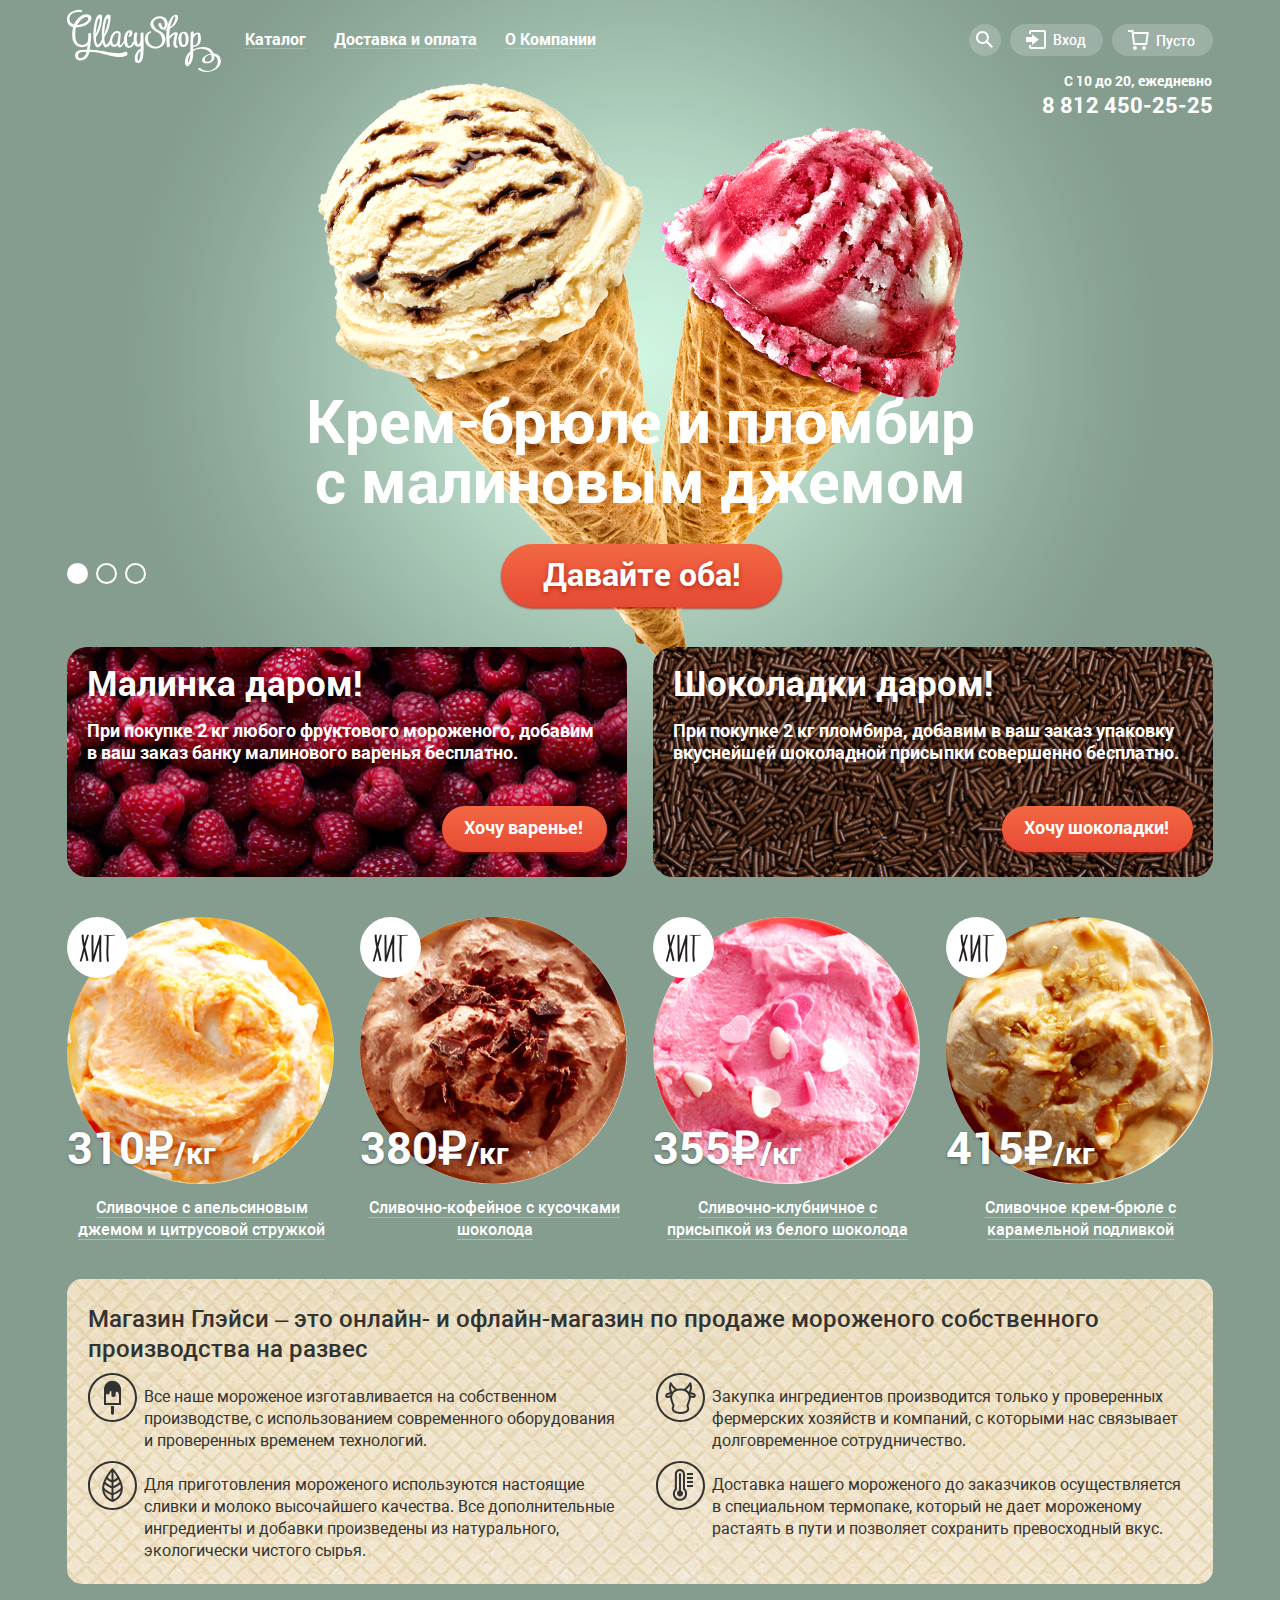
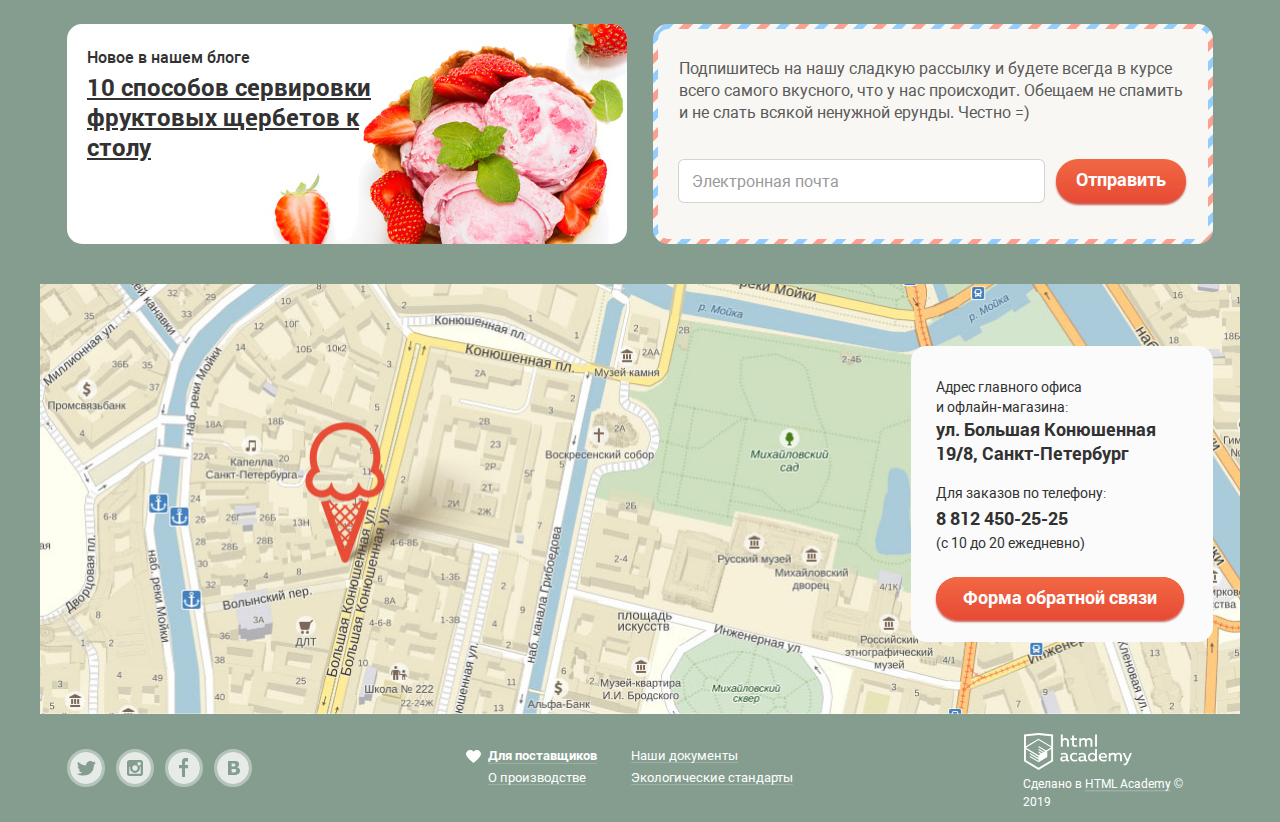
<file: index.html>
<!DOCTYPE html>
<html lang="ru">
  <head>
    <meta charset="utf-8">
    <title>HTML Academy: Глейси</title>
    <meta name="keywords" content="Глэйси,Мороженное,Пломбир,Крем-рюле,Магазин">
    <meta name="description" content="Если вас терзает неутолимая жажда отведать вкуснейшего мороженного, то добро пожаловать!">
    <link href="css/normalize.css" rel="stylesheet">
    <link href="css/style_min.css" rel="stylesheet">
  </head>
  <body class="green-background">    
    <header class="page-header centring-container">
      <nav class="page-header-navigation">
        <a class="header-logo-link"><img class="logo-image" src="img/shared/logo.svg" alt="Glaccy Shop Logo" width="154" height="64"></a>
        <ul class="navigation-menu">
          <li class="catalog-categories-container">
            <a class="menu-link catalog-caller" href="catalog.html">Каталог</a>            
            <ul class="catalog-categories">
              <li class="catalog-categories-item"><a class="new-goods categories-link" href="#">Новинки</a></li>
              <li class="catalog-categories-item"><a class="categories-link" href="catalog.html">Сливочное</a></li>
              <li class="catalog-categories-item"><a class="categories-link" href="#">Щербеты</a></li>
              <li class="catalog-categories-item"><a class="categories-link" href="#">Фруктовый лед</a></li>
              <li class="catalog-categories-item"><a class="categories-link" href="#">Мелорин</a></li>
            </ul>
          </li>
          <li><a class="menu-link" href="#">Доставка и оплата</a></li>
          <li><a class="menu-link" href="#">О Компании</a></li>
        </ul>
      </nav>
      
      <div class="header-right-column">
        <section class="search-section">
          <h2 class="visually-hidden">Поиск по сайту</h2>

          <a class="header-button search-button" href="#" aria-label="Поиск">
            <svg version="1.1" xmlns="http://www.w3.org/2000/svg" xmlns:xlink="http://www.w3.org/1999/xlink" x="0px" y="0px" width="17px"
              height="17px" viewBox="0 0 17 17" enable-background="new 0 0 17 17" xml:space="preserve">
              <g id="Search_svg_Layer_1">
                <image overflow="visible" width="17" height="17">
                </image>
              </g>
              <g id="Layer_2">
                <path fill="#FFFFFF" d="M16.958,15.527L11.75,10.32C12.533,9.247,13,7.93,13,6.5C13,2.91,10.09,0,6.5,0S0,2.91,0,6.5
                  S2.91,13,6.5,13c1.438,0,2.763-0.473,3.839-1.263l5.205,5.204L16.958,15.527z M6.5,11C4.019,11,2,8.981,2,6.5S4.019,2,6.5,2
                  S11,4.019,11,6.5S8.981,11,6.5,11z"/>
              </g>
            </svg>
          </a>
          <form class="search" method="get" action="https://echo.htmlacademy.ru/">        
            <label class="visually-hidden" for="search-field">Строка поиска</label>
            <input class="search-field" type="search" name="search" id="search-field" placeholder="Что ищем?">
            <button class="visually-hidden" type="submit" aria-label="Найти"></button>
          </form>
        </section>

        <ul class="page-header-authentication">
          <li>
            <a class="header-button authentication-button" href="#">
              <svg version="1.1" id="Login_svg_Layer_1" xmlns="http://www.w3.org/2000/svg" xmlns:xlink="http://www.w3.org/1999/xlink" x="0px" y="0px"
                width="21px" height="19px" viewBox="0 0 21 19" enable-background="new 0 0 21 19" xml:space="preserve">
                <image overflow="visible" width="21" height="19">
                </image>
                <g>
                  <polygon fill="#FFFFFF" points="6,14.875 12.917,9.5 6,4.125 6,7.042 -0.042,7.042 -0.042,11.959 6,11.959 	"/>
                  <path fill="#FFFFFF" d="M18,0H5C3.9,0,3,0.9,3,2v2h2V2h13v15H5v-2H3v2c0,1.1,0.9,2,2,2h13c1.1,0,2-0.9,2-2V2C20,0.9,19.1,0,18,0z"
                    />
                </g>
              </svg>             
              Вход              
            </a>
            <form class="authentication" method="post" action="https://echo.htmlacademy.ru/">
              <label class="visually-hidden" for="authentication-email-field" aria-label="Электронная почта"></label>
              <input class="authentication-field" type="email" id="authentication-email-field" name="email" placeholder="Электронная почта">

              <label class="visually-hidden" for="password-field" aria-label="Пароль"></label>
              <input class="authentication-field" type="password" id="password-field" name="password" placeholder="Пароль">
              <div class="authentication-bottom">
                <div class="authentication-bottom-right-column">
                  <a class="authentication-link" href="#">Забыли пароль?</a>
                  <a class="authentication-link" href="#">Новая регистрация</a>
                </div>

                <button class="button authentication-submit" type="submit">Войти</button>
              </div>
            </form>
          </li>
        </ul>
        
        <ul class="cart-operations">
          <li><a class="header-button cart-button" href="#" aria-label="Корзина покупок">Пусто</a></li>
        </ul>

        <p class="phone-to-call">
          С 10 до 20, ежедневно<span class="number">8 812 450-25-25</span>
        </p>
      </div>
    </header>
        
    <main>
      <div class="centring-container">
        <section class="promos">
          <h2 class="visually-hidden">Лучшие предложения</h2>
          
          <ul class="promos-slider-control">
            <li><button class="selected-slide slider-button" type="button" aria-label="Первый слайд"></button></li>
            <li><button class="slider-button" type="button" aria-label="Второй слайд"></button></li>
            <li><button class="slider-button" type="button" aria-label="Третий слайд"></button></li>
          </ul>

          <ul class="promos-list">
            <li class="promos-list-item green-background">
              <h3>Крем-брюле и пломбир с малиновым джемом</h3>
              <img class="promo-image" src="img/index/index_slider_1_ice-cream.png" alt="Крем-брюле и пломбир" width="1045" height="881">

              <a class="button promo-purchase-link" href="#">Давайте оба!</a>
            </li>
            <li class="promos-list-item hidden-slide blue-background">
              <h3>Шоколадный пломбир и лимонный сорбет</h3>
              <img class="promo-image" src="img/index/index_slider_2_ice-cream.png" alt="Шоколадный пломбир и лимонный сорбет" width="1065" height="859">

              <a class="button promo-purchase-link" href="#">Давайте оба!</a>
            </li>
            <li class="promos-list-item hidden-slide brown-background">
              <h3>Пломбир с помадкой и клубничный щербет</h3>
              <img class="promo-image" src="img/index/index_slider_3_ice-cream.png" alt="Пломбир с помадкой и клубничный щербет" width="1079" height="854">

              <a class="button promo-purchase-link" href="#">Давайте оба!</a>
            </li>
          </ul>
        </section>

        <section class="features">
          <h2 class="visually-hidden">Наши акции</h2>
          
          <article class="feature-item raspbery-promo">
            <div class="feature-description-section">
              <h3 class="title">Малинка даром!</h3>          
              <p class="feature-description">
                При покупке 2 кг любого фруктового мороженого, добавим в ваш заказ банку малинового варенья бесплатно.
              </p>
            </div>

            <a class="button feature-link" href="#">Хочу варенье!</a>
          </article>

          <article class="feature-item chocolate-promo">
            <h3 class="title">Шоколадки даром!</h3>          
            <p class="feature-description">
              При покупке 2 кг пломбира, добавим в ваш заказ упаковку вкуснейшей шоколадной присыпки совершенно бесплатно.
            </p>
            <a class="button feature-link" href="#">Хочу шоколадки!</a>
          </article>
        </section>

        <section class="popular-goods">
          <h2 class="visually-hidden">Популярное мороженное</h2>

          <ul class="goods-list">
            <li>
              <article class="goods-item popular-item">
                <h3 class="goods-title"><a href="#">Сливочное с апельсиновым джемом и цитрусовой стружкой</a></h3>
                <div class="good-container">
                  <div class="good-image-wrapper">
                    <img class="good-image" src="img/ice_cream_types/orange.jpg" alt="Сливочное мороженое с апельсиновым джемом и цитрусовой стружкой" width="267" height="267">
                    <p class="price">310₽<span class="weight-metric">/кг</span></p>
                  </div>
                </div>

                <a class="button good-overview-link" href="#">Быстрый просмотр</a>
              </article>            
            </li>
            <li>
              <article class="goods-item popular-item">
                <h3 class="goods-title"><a href="#">Сливочно-кофейное с кусочками шоколода</a></h3>
                <div class="good-container">
                  <div class="good-image-wrapper">
                    <img class="good-image" src="img/ice_cream_types/chocolate.jpg" alt="Сливочно-кофейное мороженое с кусочками шоколода" width="267" height="267">
                  </div>
                  <p class="price">380₽<span class="weight-metric">/кг</span></p>
                </div>

                <a class="button good-overview-link" href="#">Быстрый просмотр</a>
              </article>
            </li>
            <li>
              <article class="goods-item popular-item">
                <h3 class="goods-title"><a href="#">Сливочно-клубничное с присыпкой из белого шоколода</a></h3>
                <div class="good-container">
                  <div class="good-image-wrapper">
                    <img class="good-image" src="img/ice_cream_types/strawberry.jpg" alt="Сливочно-клубничное мороженое с присыпкой из белого шоколода" width="267" height="267">
                    <p class="price">355₽<span class="weight-metric">/кг</span></p>
                  </div>
                </div>

                <a class="button good-overview-link" href="#">Быстрый просмотр</a>
              </article>
            </li>
            <li>
              <article class="goods-item popular-item">
                <h3 class="goods-title"><a href="#">Сливочное крем-брюле с карамельной подливкой</a></h3>
                <div class="good-container">
                  <div class="good-image-wrapper">
                    <img class="good-image" src="img/ice_cream_types/caramel.jpg" alt="Сливочное крем-брюле мороженое с карамельной подливкой" width="267" height="267">
                    <p class="price">415₽<span class="weight-metric">/кг</span></p>
                  </div>
                </div>

                <a class="button good-overview-link" href="#">Быстрый просмотр</a>
              </article>
            </li>
          </ul>
        </section>

        <section class="shop-info">
          <h2 class="visually-hidden">О магазине</h2>

          <p class="main-info">Магазин Глэйси &ndash; это онлайн- и офлайн-магазин по продаже мороженого собственного производства на развес</p>
          <ul class="shop-features">
            <li class="feature ice-cream-feature">
              Все наше мороженое изготавливается на собственном производстве, с использованием современного оборудования и проверенных временем технологий.
            </li>
            <li class="feature ingridients-feature">
              Закупка ингредиентов  производится только у проверенных фермерских хозяйств и компаний, с которыми нас связывает долговременное сотрудничество.              
            </li>
            <li class="feature milk-feature">
              Для приготовления мороженого используются настоящие сливки и молоко высочайшего качества. Все дополнительные ингредиенты и добавки произведены из натурального, экологически чистого сырья.
            </li>
            <li class="feature temperature-feature">
              Доставка нашего мороженого до заказчиков осуществляется в&nbsp;специальном термопаке, который не дает мороженому растаять в пути и позволяет сохранить превосходный вкус.
            </li>
          </ul>
        </section>
        
        <div class="index-columns">
          <article class="ice-cream-blog">
            <h2 class="title">Новое в нашем блоге</h2>
            
            <div class="article-link-wrapper"><a class="article-link" href="#">10 способов сервировки фруктовых щербетов к столу</a></div>
          </article>

          <section class="subscription">
            <h2 class="visually-hidden">Подписка на рассылку</h2>

            <div class="subscription-content">
              <p class="subscription-description">
                Подпишитесь на нашу сладкую рассылку и будете всегда в курсе всего самого вкусного, что у нас происходит. Обещаем не спамить и&nbsp;не слать всякой ненужной ерунды. Честно =)
              </p>
              
              <form class="subscription-form" method="post" action="https://echo.htmlacademy.ru">
                <label class="visually-hidden" for="subscription-email-field" aria-label="Электронная почта"></label>
                <input class="subscription-email-field" type="email" id="subscription-email-field" name="email" placeholder="Электронная почта">
                <div class="subscribe-link-wrapper">
                  <button class="button subscription-form-button" type="submit">Отправить</button>
                </div>
              </form>
            </div>
          </section>
        </div>
      </div>

      <section class="location">
        <h2 class="visually-hidden">Наш адрес</h2>
        
        <iframe class="map-iframe" src="https://yandex.ru/map-widget/v1/-/CCaMNRYs" width="1200" height="430"></iframe>
        <img class="map-placelder" src="img/index/map_full.jpg" alt="ул. Большая Конюшенная 19/8, Санкт-Петербург" width="1200" height="430">
        
        <div class="location-right-container">
          <p class="address">
            Адрес главного офиса и&nbsp;офлайн&#8209;магазина: <span class="address-line">ул.&nbsp;Большая&nbsp;Конюшенная 19/8, Санкт-Петербург</span>
          </p>

          <p class="phone">
            Для заказов по телефону:<span class="phone-line"><a href="tel:+78124502525">8 812 450-25-25</a></span>(с 10 до 20 ежедневно)
          </p>
          <div class="contact-us-link-wrapper">
            <a class="button contact-us-link" href="contact-us.html">Форма обратной связи</a>
          </div>
        </div>
      </section>
    </main>    
    
    <footer class="page-footer centring-container">
      <ul class="social-networks">
        <li><a class="social-button twitter" href="#" aria-label="Глэйси в Twitter"></a></li>
        <li><a class="social-button instagram" href="#" aria-label="Глэйси в Instagram"></a></li>
        <li><a class="social-button facebook" href="#" aria-label="Глэйси в Facebook"></a></li>
        <li><a class="social-button vk" href="#" aria-label="Глэйси в VK"></a></li>
      </ul>

      <ul class="additional-info">
        <li class="info-link-item info-link-container">
          <a class="partners info-link" href="#">
            <svg version="1.1" id="Layer_1" xmlns="http://www.w3.org/2000/svg" xmlns:xlink="http://www.w3.org/1999/xlink" x="0px" y="0px"
              width="15px" height="13px" viewBox="0 0 15 13" enable-background="new 0 0 15 13" xml:space="preserve" class="parters-svg-icon">
              <path fill="#FFFFFF" d="M10.799,0c-1.35,0-2.551,0.65-3.3,1.661C6.75,0.65,5.549,0,4.199,0C1.875,0,0,1.806,0,4.044
                C0,7.223,7.499,13,7.499,13s7.499-5.777,7.499-8.956C14.998,1.806,13.123,0,10.799,0z"/>
          </svg>           
            Для поставщиков            
          </a>
        </li>        
        <li class="info-link-item"><a class="info-link" href="#">Наши документы</a></li>
        <li class="info-link-item"><a class="info-link" href="#">О производстве</a></li>
        <li class="info-link-item"><a class="info-link" href="#">Экологические стандарты</a></li>
      </ul>      
      
      <div class="copyright-container">
        <a class="htmlacademy-copyright" href="https://up.htmlacademy.ru/htmlcss/24">
          <img class="copyright-image" src="img/shared/logo-htmlacademy.svg" alt="Ссылка на HTML Academy" width="108" height="39"><span class="visually-hidden">HTML Academy</span>            
        </a>
        <p class="copyright-description">Сделано в <a class="copyright-link" href="https://up.htmlacademy.ru/htmlcss/24">HTML Academy</a> © 2019</p>
      </div>
    </footer>

    <div class="popup-main-background-changer"></div>
    <section class="modal contact-us">
      <h2 class="visually-hidden">Форма обратной связи</h2>

      <p class="declaration">Мы обязательно вам ответим!</p>
      <form class="contact-us-form" method="post" action="https://echo.htmlacademy.ru">
        <label class="visually-hidden" for="name-field" aria-label="Имя"></label>
        <input class="contact-us-field name-field" 
              type="text" 
              id="name-field" 
              name="customer-name"
              placeholder="Как вас зовут?">

        <label class="visually-hidden" for="contact-us-email-field" aria-label="Email"></label>
        <input class="contact-us-field email-field" 
              type="email" 
              id="contact-us-email-field" 
              name="email" 
              pattern="^([a-zA-Z0-9_\-\.]+)@([a-zA-Z0-9_\-\.]+)\.([a-zA-Z]{2,5})$"
              placeholder="Ваша почта для ответа?">        

        <label class="visually-hidden" for="form-message" aria-label="Текст обращения"></label>
        <textarea class="form-message-field contact-us-field" id="form-message" name="message" placeholder="Напишите что-нибудь..."></textarea>

        <button class="button contact-us-button" type="submit">Отправить</button>
      </form>

      <button class="modal-button close-button" type="button" aria-label="Закрыть окно обратной связи"></button>
    </section>

    <script src="js/script_min.js"></script>
  </body>
</html>
</file>
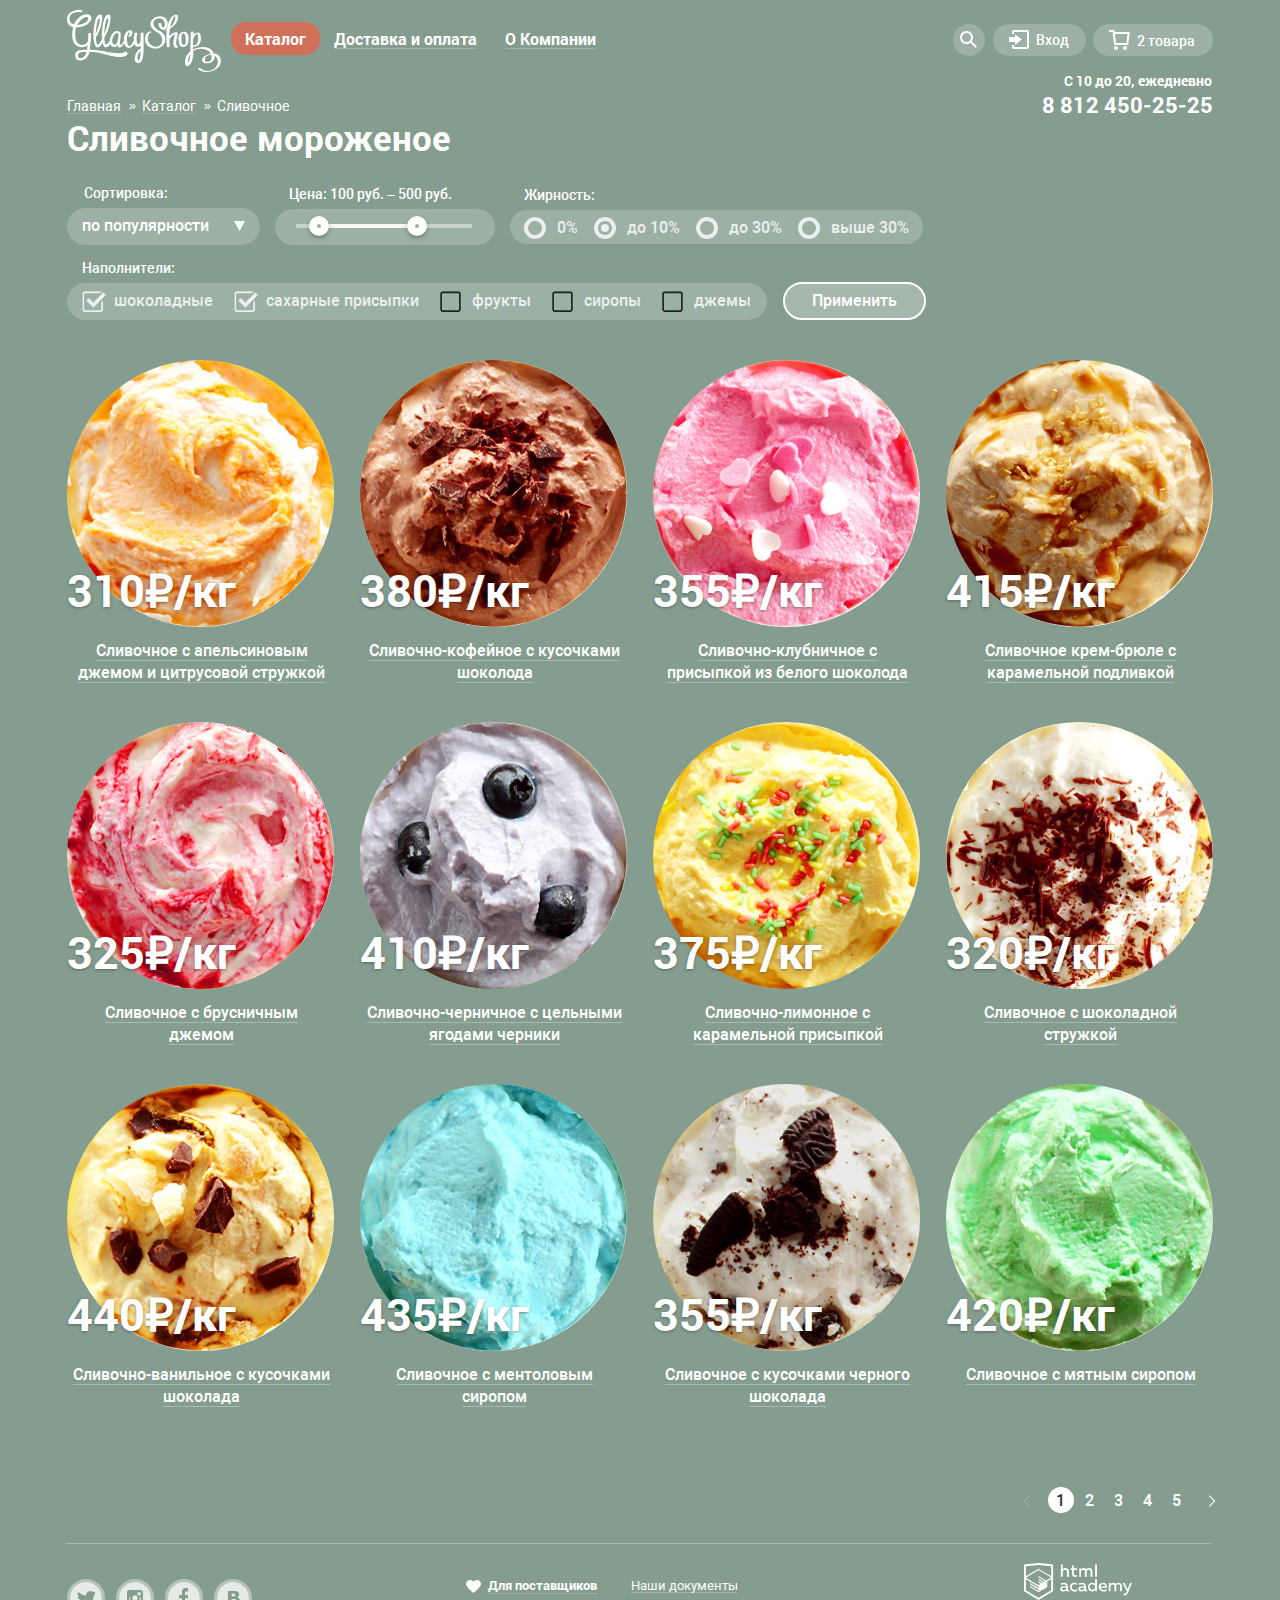
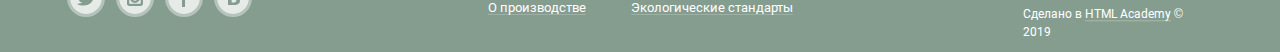
<file: catalog.html>
<!DOCTYPE html>
<html lang="ru">
  <head>
    <meta charset="utf-8">
    <title>HTML Academy: Глейси</title>
    <meta name="keywords" content="Глэйси,Мороженное,Пломбир,Крем-рюле,Магазин">
    <meta name="description" content="Если вас терзает неутолимая жажда отведать вкуснейшего мороженного, то добро пожаловать!">
    <link href="css/normalize.css" rel="stylesheet">
    <link href="css/style_min.css" rel="stylesheet">
  </head>
  <body class="catalog-page green-background">    
    <header class="page-header centring-container">
      <nav class="page-header-navigation">
        <a class="header-logo-link" href="index.html"><img class="logo-image" src="img/shared/logo.svg" alt="Glaccy Shop Logo" width="154" height="64"></a>
        <ul class="navigation-menu">
            <li class="catalog-categories-container">
            <a class="menu-link selected catalog-caller" href="catalog.html">Каталог</a>
            <ul class="catalog-categories">
              <li><a class="new-goods categories-link" href="#">Новинки</a></li>
              <li><a class="categories-link selected">Сливочное</a></li>
              <li><a class="categories-link" href="#">Щербеты</a></li>
              <li><a class="categories-link" href="#">Фруктовый лед</a></li>
              <li><a class="categories-link" href="#">Мелорин</a></li>
            </ul>
          </li>
          <li><a class="menu-link" href="#">Доставка и оплата</a></li>
          <li><a class="menu-link" href="#">О Компании</a></li>
        </ul>
      </nav>
      
      <div class="header-right-column">
        <section class="search-section">
          <h2 class="visually-hidden">Поиск по сайту</h2>

          <a class="header-button search-button" href="#" aria-label="Поиск">
            <svg version="1.1" xmlns="http://www.w3.org/2000/svg" xmlns:xlink="http://www.w3.org/1999/xlink" x="0px" y="0px" width="17px"
              height="17px" viewBox="0 0 17 17" enable-background="new 0 0 17 17" xml:space="preserve">
              <g id="Search_svg_Layer_1">
                <image overflow="visible" width="17" height="17">
                </image>
              </g>
              <g id="Layer_2">
                <path fill="#FFFFFF" d="M16.958,15.527L11.75,10.32C12.533,9.247,13,7.93,13,6.5C13,2.91,10.09,0,6.5,0S0,2.91,0,6.5
                  S2.91,13,6.5,13c1.438,0,2.763-0.473,3.839-1.263l5.205,5.204L16.958,15.527z M6.5,11C4.019,11,2,8.981,2,6.5S4.019,2,6.5,2
                  S11,4.019,11,6.5S8.981,11,6.5,11z"/>
              </g>
            </svg>
          </a>
          <form class="search" method="get" action="https://echo.htmlacademy.ru/">        
            <label class="visually-hidden" for="search-field">Строка поиска</label>
            <input class="search-field" type="search" name="search" id="search-field" placeholder="Что ищем?">
            <button class="visually-hidden" type="submit" aria-label="Найти"></button>
          </form>
        </section>

        <ul class="page-header-authentication">
          <li>
            <a class="header-button authentication-button" href="#">
              <svg version="1.1" id="Login_svg_Layer_1" xmlns="http://www.w3.org/2000/svg" xmlns:xlink="http://www.w3.org/1999/xlink" x="0px" y="0px"
                width="21px" height="19px" viewBox="0 0 21 19" enable-background="new 0 0 21 19" xml:space="preserve">
                <image overflow="visible" width="21" height="19">
                </image>
                <g>
                  <polygon fill="#FFFFFF" points="6,14.875 12.917,9.5 6,4.125 6,7.042 -0.042,7.042 -0.042,11.959 6,11.959 	"/>
                  <path fill="#FFFFFF" d="M18,0H5C3.9,0,3,0.9,3,2v2h2V2h13v15H5v-2H3v2c0,1.1,0.9,2,2,2h13c1.1,0,2-0.9,2-2V2C20,0.9,19.1,0,18,0z"/>
                </g>
              </svg>             
              Вход              
            </a>
            <form class="authentication" method="post" action="https://echo.htmlacademy.ru/">
              <label class="visually-hidden" for="authentication-email-field" aria-label="Электронная почта"></label>
              <input class="authentication-field" type="email" id="authentication-email-field" name="email" placeholder="Электронная почта">
  
              <label class="visually-hidden" for="password-field" aria-label="Пароль"></label>
              <input class="authentication-field" type="password" id="password-field" name="password" placeholder="Пароль">
              <div class="authentication-bottom">
                <div class="authentication-bottom-right-column">
                  <a class="authentication-link" href="#">Забыли пароль?</a>
                  <a class="authentication-link" href="#">Новая регистрация</a>
                </div>
  
                <button class="button authentication-submit" type="submit">Войти</button>
              </div>
            </form>
          </li>
        </ul>
        
        <ul class="cart-operations">
          <li><a class="header-button cart cart-button filled-cart" href="#" aria-label="Корзина покупок">2 товара</a></li>
          <li class="cart-goods">
            <table class="goods-table">
              <tr class="visually-hidden">
                <th>Наименование товара</th>
                <th>Количество товара/Цена</th>
                <th>Итоговая цена позиции</th>
              </tr>
              <tr>
                <td>
                  <a class="delete-cart-position" href="#"><span class="visually-hidden">Удалить позицию</span></a>
                  <img class="cart-good-image" src="img/ice_cream_types/orange.jpg" alt="Пломбир с апельсиновым джемом" width="33" height="33">
                  <p class="description">Пломбир с апельсиновым джемом</p>
                </td>
                <td class="item-price">
                  1,5 кг х <span class="position-price">200 руб.</span>
                </td>
                <td class="item-total-price">
                  300 руб.
                </td>
              </tr>
              <tr>
                <td>
                  <a class="delete-cart-position" href="#"><span class="visually-hidden">Удалить позицию</span></a>
                  <img class="cart-good-image" src="img/ice_cream_types/strawberry.jpg" alt="Клубничный пломбир с присыпкой из белого шоколада" width="33" height="33">
                  <p class="description last-item-description">Клубничный пломбир с присыпкой из белого шоколада</p>
                </td>
                <td class="item-price">
                  1,5 кг х <span class="position-price">300 руб.</span>
                </td>
                <td class="item-total-price">
                  450 руб.
                </td>
              </tr>
              <tr>
                <td class="cart-price" colspan="3">
                  Итого: 750 руб.
                </td>
              </tr>
            </table>
            
            <div class="buy-link-wrapper">
              <a class="button buy-link" href="#">Оформить заказ</a>
            </div>
          </li>
        </ul>

        <p class="phone-to-call">
          С 10 до 20, ежедневно <span class="number">8 812 450-25-25</span>
        </p>
      </div>
    </header>    

    <main class="centring-container">
      <div class="catalog-top-row">
        <h1 class="page-title">Сливочное мороженое</h1>
        
        <ul class="breadcrumbs">
          <li><a class="breadcrumb-link" href="index.html">Главная</a></li>
          <li><a class="breadcrumb-link" href="#">Каталог</a></li>
          <li><a class="breadcrumb-link selected">Сливочное</a></li>
        </ul>
      </div>

      <section class="filters">
        <h2 class="visually-hidden">Фильтры каталога</h2>

        <form class="filters-form" method="get" action="https://echo.htmlacademy.ru">
          <fieldset class="sorting-filters">
            <legend>Сортировка:</legend>

            <div class="filter-background">
              <label class="visually-hidden sorting-filters" for="sorting-filters-field" aria-label="Алгоритм сортировки"></label>
              <select class="sorting-filters-select" id="sorting-filters-field" name="sorting-filters">
                <option value="popularity">по популярности</option>
                <option value="cheap-first">сначала недорогие</option>
                <option value="expensive-first">сначала дорогие</option>
                <option value="fat">по жирности</option>
              </select>
            </div>
          </fieldset>

          <fieldset class="price-filters">
            <legend>Цена: <span>100 руб. – 500 руб.</span></legend>
            
            <div class="filter-background">
              <div class="filter-price-scroll">
                <div class="filter-price-scroll-controls">
                  <div class="scale">
                    <div class="bar"></div>
                  </div>
                  <div class="fitler-set-price-container min-price-container">
                    <div class="toggle min-toggle"></div>                    
                  </div>
                  <div class="fitler-set-price-container max-price-container">
                    <div class="toggle max-toggle"></div>                    
                  </div>
                </div>                    
              </div>
            </div>
          </fieldset>
          
          <fieldset class="fats-filters">
            <legend>Жирность:</legend>

            <div class="filter-background">              
              <input class="visually-hidden fats-field-radio-button" type="radio" name="fats-control" id="fats-control-1" value="0%"><label for="fats-control-1">0%</label>
              <input class="visually-hidden fats-field-radio-button" type="radio" name="fats-control" id="fats-control-2" value="< 10%" checked><label for="fats-control-2">до 10%</label>
              <input class="visually-hidden fats-field-radio-button" type="radio" name="fats-control" id="fats-control-3" value="< 30%"><label for="fats-control-3">до 30%</label>
              <input class="visually-hidden fats-field-radio-button" type="radio" name="fats-control" id="fats-control-4" value="< 30%"><label for="fats-control-4">выше 30%</label>
            </div>
          </fieldset>

          <fieldset class="ingredient-filters">
            <legend>Наполнители:</legend>
            
            <div class="filter-background">
              <input class="visually-hidden ingredient-checkbox" type="checkbox" name="chocolate" id="ingridient-control-1" checked><label for="ingridient-control-1">шоколадные</label>
              <input class="visually-hidden ingredient-checkbox" type="checkbox" id="ingridient-control-2" name="sugar-powder" checked><label for="ingridient-control-2">сахарные присыпки</label>
              <input class="visually-hidden ingredient-checkbox" type="checkbox" id="ingridient-control-3" name="fruits"><label for="ingridient-control-3">фрукты</label>
              <input class="visually-hidden ingredient-checkbox" type="checkbox" id="ingridient-control-4" name="syrups"><label for="ingridient-control-4">сиропы</label>
              <input class="visually-hidden ingredient-checkbox" type="checkbox" id="ingridient-control-5" name="jams"><label for="ingridient-control-5">джемы</label>
            </div>
          </fieldset>

          <button class="filters-button" type="submit">Применить</button>
        </form>
      </section>

      <section class="goods-catalog">
        <h2 class="visually-hidden">Каталог сливочного мороженого</h2>

        <ul class="goods-list">
          <li>
            <article class="goods-item">
              <h3 class="goods-title"><a class="good-purchase-link" href="#">Сливочное с апельсиновым джемом и цитрусовой стружкой</a></h3>
              <div class="good-container">
                <div class="good-image-wrapper">
                  <img class="good-image" src="img/ice_cream_types/orange.jpg" alt="Сливочное мороженое с апельсиновым джемом и цитрусовой стружкой" width="267" height="267">
                  <p class="price">310₽/кг</p>
                </div>
              </div>
            
              <a class="button good-overview-link" href="#">Быстрый просмотр</a>
            </article>
          </li>
          <li>
            <article class="goods-item">
              <h3 class="goods-title"><a class="good-purchase-link" href="#">Сливочно-кофейное с кусочками шоколода</a></h3>
              <div class="good-container">
                <div class="good-image-wrapper">
                  <img class="good-image" src="img/ice_cream_types/chocolate.jpg" alt="Сливочно-кофейное мороженое с кусочками шоколода" width="267" height="267">
                  <p class="price">380₽/кг</p>
                </div>
              </div>
              
              <a class="button good-overview-link" href="#">Быстрый просмотр</a>
            </article>
          </li>
          <li>
            <article class="goods-item">
              <h3 class="goods-title"><a class="good-purchase-link" href="#">Сливочно-клубничное с присыпкой из белого шоколода</a></h3>
              <div class="good-container">
                <div class="good-image-wrapper">
                  <img class="good-image" src="img/ice_cream_types/strawberry.jpg" alt="Сливочно-клубничное мороженое с присыпкой из белого шоколода" width="267" height="267">
                  <p class="price">355₽/кг</p>
                </div>
              </div>
              
              <a class="button good-overview-link" href="#">Быстрый просмотр</a>
            </article>
          </li>
          <li>
            <article class="goods-item">
              <h3 class="goods-title"><a class="good-purchase-link" href="#">Сливочное крем-брюле с карамельной подливкой</a></h3>
              <div class="good-container">
                <div class="good-image-wrapper">
                  <img class="good-image" src="img/ice_cream_types/caramel.jpg" alt="Сливочное крем-брюле мороженое с карамельной подливкой" width="267" height="267">
                  <p class="price">415₽/кг</p>
                </div>
              </div>
              
              <a class="button good-overview-link" href="#">Быстрый просмотр</a>
            </article>
          </li>
          <li>
            <article class="goods-item">
              <h3 class="goods-title"><a class="good-purchase-link" href="#">Сливочное с брусничным джемом</a></h3>
              <div class="good-container">
                <div class="good-image-wrapper">
                  <img class="good-image" src="img/ice_cream_types/cowberry.jpg" alt="Сливочное мороженое с брусничным джемом" width="267" height="267">
                  <p class="price">325₽/кг</p>
                </div>
              </div>
              
              <a class="button good-overview-link" href="#">Быстрый просмотр</a>
            </article>
          </li>
          <li>
            <article class="goods-item">
              <h3 class="goods-title"><a class="good-purchase-link" href="#">Сливочно-черничное с цельными ягодами черники</a></h3>
              <div class="good-container">
                <div class="good-image-wrapper">
                  <img class="good-image" src="img/ice_cream_types/blueberries.jpg" alt="Сливочно-черничное мороженое с цельными ягодами черники" width="267" height="267">
                  <p class="price">410₽/кг</p>
                </div>
              </div>
              
              <a class="button good-overview-link" href="#">Быстрый просмотр</a>
            </article>
          </li>
          <li>
            <article class="goods-item">
              <h3 class="goods-title"><a class="good-purchase-link" href="#">Сливочно-лимонное с карамельной присыпкой</a></h3>
              <div class="good-container">
                <div class="good-image-wrapper">
                  <img class="good-image" src="img/ice_cream_types/lemon.jpg" alt="Сливочно-лимонное мороженое с карамельной присыпкой" width="267" height="267">
                  <p class="price">375₽/кг</p>
                </div>
              </div>
              
              <a class="button good-overview-link" href="#">Быстрый просмотр</a>
            </article>
          </li>
          <li>
            <article class="goods-item">
              <h3 class="goods-title"><a class="good-purchase-link" href="#">Сливочное с шоколадной стружкой</a></h3>
              <div class="good-container">
                  <div class="good-image-wrapper">
                    <img class="good-image" src="img/ice_cream_types/chocolate_2.jpg" alt="Сливочное мороженое с шоколадной стружкой" width="267" height="267">
                    <p class="price">320₽/кг</p>
                  </div>
              </div>
              
              <a class="button good-overview-link" href="#">Быстрый просмотр</a>
            </article>
          </li>
          <li>
            <article class="goods-item">
              <h3 class="goods-title"><a class="good-purchase-link" href="#">Сливочно-ванильное с кусочками шоколада</a></h3>
              <div class="good-container">
                <div class="good-image-wrapper">
                  <img class="good-image" src="img/ice_cream_types/vanilla.jpg" alt="Сливочно-ванильное мороженое с кусочками шоколада" width="267" height="267">
                  <p class="price">440₽/кг</p>
                </div>
              </div>
              
              <a class="button good-overview-link" href="#">Быстрый просмотр</a>
            </article>
          </li>
          <li>
            <article class="goods-item">
              <h3 class="goods-title"><a class="good-purchase-link" href="#">Сливочноe с ментоловым сиропом</a></h3>
              <div class="good-container">
                <div class="good-image-wrapper">
                  <img class="good-image" src="img/ice_cream_types/mentol.jpg" alt="Сливочноe мороженое с ментоловым сиропом" width="267" height="267">
                  <p class="price">435₽/кг</p>
                </div>
              </div>
              
              <a class="button good-overview-link" href="#">Быстрый просмотр</a>
            </article>
          </li>
          <li>
            <article class="goods-item">
              <h3 class="goods-title"><a class="good-purchase-link" href="#">Сливочное с кусочками&nbsp;черного шоколада</a></h3>
              <div class="good-container">
                <div class="good-image-wrapper">
                  <img class="good-image" src="img/ice_cream_types/black_chocolate.jpg" alt="Сливочное мороженое с кусочками черного шоколада" width="267" height="267">
                  <p class="price">355₽/кг</p>
                </div>
              </div>
              
              <a class="button good-overview-link" href="#">Быстрый просмотр</a>
            </article>
          </li>
          <li>
            <article class="goods-item">
              <h3 class="goods-title"><a class="good-purchase-link" href="#">Сливочное с мятным сиропом</a></h3>
              <div class="good-container">
                <div class="good-image-wrapper">
                  <img class="good-image" src="img/ice_cream_types/mint.jpg" alt="Сливочное мороженое с мятным сиропом" width="267" height="267">
                  <p class="price">420₽/кг</p>
                </div>
              </div>
              
              <a class="button good-overview-link" href="#">Быстрый просмотр</a>
            </article>
          </li>
        </ul>

        <section class="pagination">
          <h2 class="visually-hidden">Выбор страницы каталога</h2>

          <ul class="pages-list">
            <li><a class="page-link step-move go-back on-first-page"><span class="visually-hidden">Назад</span></a></li>
            <li><a class="page-link selected">1</a></li>
            <li><a class="page-link" href="#">2</a></li>
            <li><a class="page-link" href="#">3</a></li>
            <li><a class="page-link" href="#">4</a></li>
            <li><a class="page-link" href="#">5</a></li>
            <li><a class="page-link step-move go-forward" href="#"><span class="visually-hidden">Вперед</span></a></li>
          </ul>
        </section>
      </section>
    </main>

    <footer class="page-footer centring-container">
      <ul class="social-networks">
        <li><a class="social-button twitter" href="#" aria-label="Глэйси в Twitter"></a></li>
        <li><a class="social-button instagram" href="#" aria-label="Глэйси в Instagram"></a></li>
        <li><a class="social-button facebook" href="#" aria-label="Глэйси в Facebook"></a></li>
        <li><a class="social-button vk" href="#" aria-label="Глэйси в VK"></a></li>
      </ul>

      <ul class="additional-info">
        <li class="info-link-item info-link-container">
          <a class="partners info-link" href="#">
            <svg version="1.1" id="Layer_1" xmlns="http://www.w3.org/2000/svg" xmlns:xlink="http://www.w3.org/1999/xlink" x="0px" y="0px"
              width="15px" height="13px" viewBox="0 0 15 13" enable-background="new 0 0 15 13" xml:space="preserve" class="parters-svg-icon">
              <path fill="#FFFFFF" d="M10.799,0c-1.35,0-2.551,0.65-3.3,1.661C6.75,0.65,5.549,0,4.199,0C1.875,0,0,1.806,0,4.044
                C0,7.223,7.499,13,7.499,13s7.499-5.777,7.499-8.956C14.998,1.806,13.123,0,10.799,0z"/>
          </svg>           
            Для поставщиков            
          </a>
        </li>        
        <li class="info-link-item"><a class="info-link" href="#">Наши документы</a></li>
        <li class="info-link-item"><a class="info-link" href="#">О производстве</a></li>
        <li class="info-link-item"><a class="info-link" href="#">Экологические стандарты</a></li>
      </ul>      
      
      <div class="copyright-container">
        <a class="htmlacademy-copyright" href="https://up.htmlacademy.ru/htmlcss/24">
          <img class="copyright-image" src="img/shared/logo-htmlacademy.svg" alt="Ссылка на HTML Academy" width="108" height="39"><span class="visually-hidden">HTML Academy</span>
        </a>
        <p class="copyright-description">Сделано в <a class="copyright-link" href="https://up.htmlacademy.ru/htmlcss/24">HTML Academy</a> © 2019</p>
      </div>
    </footer>    
  </body>
</html>
</file>
<file: css/style_min.css>
@-webkit-keyframes popup-show{0%{top:-2000px}to{top:100px}}@keyframes popup-show{0%{top:-2000px}to{top:100px}}@-webkit-keyframes background-to-red{0%,to{background-color:#fff}50%{background-color:#e88071}}@keyframes background-to-red{0%,to{background-color:#fff}50%{background-color:#e88071}}@font-face{font-family:"Roboto";src:url(../fonts/roboto.woff2) format("woff2"),url(../fonts/roboto.woff) format("woff");font-weight:400}@font-face{font-family:"Roboto";src:url(../fonts/robotobold.woff2) format("woff2"),url(../fonts/robotobold.woff) format("woff");font-weight:700}@font-face{font-family:"Roboto";src:url(../fonts/robotomedium.woff2) format("woff2"),url(../fonts/robotomedium.woff) format("woff");font-weight:500}body{margin:0;font-family:"Roboto",Arial,sans-serif;font-size:16px;line-height:22px;letter-spacing:0;font-weight:500;color:#fff;background-color:#849d8f}img{max-width:100%;height:auto}a{text-decoration:none}.visually-hidden:not(:focus):not(:active),input[type=checkbox].visually-hidden,input[type=radio].visually-hidden{position:absolute;width:1px;height:1px;margin:-1px;border:0;padding:0;white-space:nowrap;-webkit-clip-path:inset(100%);clip-path:inset(100%);clip:rect(0 0 0 0);overflow:hidden}.button,.navigation-menu a{font-size:16px;line-height:18px;font-weight:700;color:#fff}.button{padding:11px 19px;font-size:18px;line-height:24px;text-align:center;vertical-align:middle;color:#fefefe;background-color:#e94f38;background-image:-webkit-linear-gradient(90deg,#e74a35 0%,#f26843 100%);background-image:-ms-linear-gradient(90deg,#e74a35 0%,#f26843 100%);-webkit-box-shadow:0 2px 2px 0 rgba(172,16,0,.64);box-shadow:0 2px 2px 0 rgba(172,16,0,.64);border:0;border-radius:25px}.button:active,.button:hover{cursor:pointer}.button:focus,.button:hover{background-image:-webkit-linear-gradient(90deg,rgba(255,255,255,.2) 100%,rgba(255,255,255,.2) 100%),-webkit-linear-gradient(90deg,#e74a35 0%,#f26843 100%);background-image:-ms-linear-gradient(90deg,rgba(255,255,255,.2) 100%,rgba(255,255,255,.2) 100%),-ms-linear-gradient(90deg,#e74a35 0%,#f26843 100%);-webkit-box-shadow:0 2px 2px 0 rgba(172,16,0,.64);box-shadow:0 2px 2px 0 rgba(172,16,0,.64)}.button:active{background-image:-webkit-linear-gradient(90deg,#f26843 0%,#e74a35 100%);background-image:-ms-linear-gradient(90deg,#f26843 0%,#e74a35 100%);-webkit-box-shadow:inset 0 2px 2px 0 rgba(148,39,24,.64);box-shadow:inset 0 2px 2px 0 rgba(148,39,24,.64)}.header-logo-link{width:154px;height:64px;margin-right:10px}.menu-link{position:relative;padding:6px 14px;border-radius:15px}.menu-link::before{content:"";position:absolute;top:26px;width:calc(100% - 28px);height:1px;background-color:#fff;opacity:.2}.menu-link:focus,.menu-link:hover{color:#323232;background-color:#f7f6f3}.menu-link:active{color:#323232;background-color:#f7f6f3;-webkit-box-shadow:inset 0 2.5px 1px 0 #696969;box-shadow:inset 0 2.5px 1px 0 #696969}.menu-link.selected,.menu-link.selected:active,.menu-link.selected:hover{color:#fff;background-color:#d07058}.menu-link.selected::before{height:0}.catalog-categories-container{position:relative;height:33px}.catalog-categories,.navigation-menu{width:379px;margin:20px 0 0;padding:0;list-style:none}.catalog-categories{position:absolute;top:31px;left:-6px;z-index:1;display:none;width:143px;margin:0;border-radius:5px;-webkit-box-shadow:0 20px 20px 0 rgba(0,0,0,.4);box-shadow:0 20px 20px 0 rgba(0,0,0,.4)}.catalog-categories-container:hover .catalog-categories{display:block}.navigation-menu .catalog-categories{background-color:#f8f7f4}.catalog-categories .categories-link{display:block;margin-bottom:3px;padding-top:5px;padding-bottom:7px;padding-left:19px;font-size:14px;line-height:16px;font-weight:400;color:#323232}.catalog-categories-item:last-of-type .categories-link{margin:0;padding-bottom:12px}.catalog-categories-item::nth-of-type(2) .categories-link{padding-top:10px}.catalog-categories .new-goods.categories-link{position:relative;margin:0;padding-top:10px;padding-bottom:13px;padding-left:19px}.new-goods.categories-link::before{content:"";position:absolute;top:38px;left:5px;width:128px;height:1px;background-color:#d1d0ce}.catalog-categories .categories-link:focus,.catalog-categories .categories-link:hover{background-color:#fbded7}.catalog-categories .categories-link:active{background-color:#f6b5a5}.catalog-categories-item:first-of-type .categories-link:focus,.catalog-categories-item:first-of-type .categories-link:hover{border-radius:5px 5px 0 0}.catalog-categories-item:first-of-type .categories-link:hover{border-radius:5px 5px 0 0}.catalog-categories-item:last-of-type .categories-link:focus,.catalog-categories-item:last-of-type .categories-link:hover{border-radius:0 0 5px 5px}.catalog-categories-item:last-of-type .categories-link:hover{border-radius:0 0 5px 5px}.categories-link.selected,.categories-link.selected:hover{color:#fff;background-color:#d07058}.header-button,.new-goods.categories-link{font-size:14px;line-height:16px;font-weight:700;color:#323232}.header-button{font-weight:500;color:#fff;background-color:rgba(255,255,255,.2)}.search-button{position:relative;display:block;width:32px;height:32px;border-radius:50%}.search-button svg{position:absolute;top:7px;left:7px}.authentication-button:focus path,.authentication-button:focus polygon,.authentication-button:hover path,.authentication-button:hover polygon,.search-button:focus path,.search-button:hover path{fill:#323232}.search-section{position:relative}.search{position:absolute;top:36px;right:0;z-index:1;display:none;color:#323232;background-color:#f8f7f4;border-top:20px solid #f8f7f4;border-bottom:21px solid #f8f7f4;border-right:15px solid #f8f7f4;border-left:17px solid #f8f7f4;border-radius:6px;-webkit-box-shadow:0 20px 20px 0 rgba(0,0,0,.4);box-shadow:0 20px 20px 0 rgba(0,0,0,.4)}.search-section:hover .search{display:block}.search .search-field{min-width:308px;padding-top:9px;padding-bottom:6px;padding-left:11px;font-size:16px;line-height:24px;font-weight:700;color:#323232;border:2px solid transparent;border-radius:5px;-webkit-box-shadow:0 0 0 1px #d3d3d2;box-shadow:0 0 0 1px #d3d3d2}.search .search-field:hover{border:2px solid #c7c6c5;border-radius:5px;-webkit-box-shadow:none;box-shadow:none}.search .search-field:focus{outline:0;border:2px solid #8fbdec;border-radius:5px;-webkit-box-shadow:none;box-shadow:none}.search .search-field::-webkit-input-placeholder{font-size:14px;line-height:24px;font-weight:400;color:#999}.search .search-field:-moz-placeholder,.search .search-field::-moz-placeholder{font-size:14px;line-height:24px;font-weight:400;color:#999}.search .search-field:-ms-input-placeholder{font-size:14px;line-height:24px;font-weight:400;color:#999}.header-button:focus,.header-button:hover{color:#323232;background-color:#f8f7f4}.page-header-authentication{display:-webkit-box;display:-ms-flexbox;display:flex;-ms-flex-wrap:wrap;flex-wrap:wrap}.page-header-authentication:hover .authentication{display:block}.cart-operations,.page-header-authentication{position:relative;margin:0;padding:0;list-style:none}.cart-operations:focus .cart-goods,.cart-operations:hover .cart-goods{display:block}.cart-operations:focus .filled-cart,.cart-operations:hover .filled-cart{color:#323232;background-color:#f8f7f4}.cart-button:focus::before,.cart-button:hover::before,.cart-operations:focus .filled-cart::before,.cart-operations:hover .filled-cart::before{content:url(../img/shared/filled_cart.svg)}.cart-button{position:relative;display:block;padding:9px 18px 7px 44px;border-radius:20px}.cart-button::before{content:url(../img/shared/empty_cart.svg);position:absolute;top:6px;left:16px}.cart-operations .cart-goods{position:absolute;top:36px;right:0;z-index:2;display:none;width:540px;min-height:242px;background-color:#f8f7f4;-webkit-box-shadow:0 20px 20px 0 rgba(0,0,0,.4);box-shadow:0 20px 20px 0 rgba(0,0,0,.4);border-radius:5px}.goods-table{width:100%;padding:17px 10px 0 15px}.tbody{-webkit-box-orient:vertical;-webkit-box-direction:normal;-ms-flex-direction:column;flex-direction:column}.cart-goods td,.goods-table tr,.tbody{display:-webkit-box;display:-ms-flexbox;display:flex}.goods-table tr{margin-bottom:18px}.cart-goods td{-webkit-box-pack:justify;-ms-flex-pack:justify;justify-content:space-between;-webkit-box-align:center;-ms-flex-align:center;align-items:center;width:290px;font-size:13px;line-height:16px;font-weight:400;color:#323232}.cart-goods .item-price{margin-left:25px;width:100px}.cart-goods .position-price{margin-right:5px;color:#999}.cart-goods .item-total-price{margin-left:20px;width:60px}.cart-goods .description{width:220px;margin:0}.cart-goods .last-item-description{position:relative;top:8px}.cart-goods .cart-price{display:-webkit-box;display:-ms-flexbox;display:flex;-webkit-box-pack:end;-ms-flex-pack:end;justify-content:flex-end;font-size:15px;line-height:17px;font-weight:700;color:#323232}.cart-good-image{width:33px;height:33px;border-radius:50%}.goods-table tr:last-of-type{position:relative;display:-webkit-box;display:-ms-flexbox;display:flex;-webkit-box-pack:end;-ms-flex-pack:end;justify-content:flex-end;padding-top:19px;margin-bottom:12px}.goods-table tr:last-of-type::before{content:"";position:absolute;top:5px;left:0;width:100%;height:1px;background-color:#cacac7}.delete-cart-position{position:relative;width:12px;height:33px}.delete-cart-position::after,.delete-cart-position::before{content:"";position:absolute;top:15px;left:-3px;width:15px;height:1px;background-color:#231f20;-webkit-transform:rotate(135deg);-ms-transform:rotate(135deg);transform:rotate(135deg)}.delete-cart-position::after{-webkit-transform:rotate(45deg);-ms-transform:rotate(45deg);transform:rotate(45deg)}.buy-link-wrapper{display:-webkit-box;display:-ms-flexbox;display:flex}.buy-link{padding-top:8px;padding-left:15px;padding-right:16px;margin-left:auto;margin-right:13px;margin-bottom:22px}.authentication-button{display:block;padding:8px 17px 8px 43px;border-radius:20px}.authentication-button svg{position:absolute;top:6px;left:16px}form.authentication{position:absolute;top:36px;right:0;z-index:2;display:none;color:#323232;background-color:#f8f7f4;border-top:20px solid #f8f7f4;border-bottom:21px solid #f8f7f4;border-right:17px solid #f8f7f4;border-left:20px solid #f8f7f4;border-radius:6px;-webkit-box-shadow:0 20px 20px 0 rgba(0,0,0,.4);box-shadow:0 20px 20px 0 rgba(0,0,0,.4)}.authentication .authentication-field{-webkit-box-sizing:border-box;box-sizing:border-box;min-width:240px;margin-bottom:22px;padding-top:9px;padding-bottom:6px;padding-left:11px;font-size:16px;line-height:24px;font-weight:700;color:#323232;border:2px solid transparent;border-radius:5px;-webkit-box-shadow:0 0 0 1px #d3d3d2;box-shadow:0 0 0 1px #d3d3d2}.authentication .authentication-field:last-of-type{margin-bottom:17px}.authentication .authentication-field:hover{border:2px solid #c7c6c5}.authentication .authentication-field:focus{outline:0;border:2px solid #8fbdec}.authentication .authentication-bottom{display:-webkit-box;display:-ms-flexbox;display:flex;-webkit-box-pack:justify;-ms-flex-pack:justify;justify-content:space-between;-webkit-box-align:center;-ms-flex-align:center;align-items:center}.authentication-bottom-right-column{display:-webkit-box;display:-ms-flexbox;display:flex;-webkit-box-orient:vertical;-webkit-box-direction:normal;-ms-flex-direction:column;flex-direction:column;-webkit-box-pack:center;-ms-flex-pack:center;justify-content:center;margin-top:2px;margin-right:2px;-webkit-box-ordinal-group:2;-ms-flex-order:1;order:1}.authentication .authentication-field::-webkit-input-placeholder{font-size:14px;line-height:24px;font-weight:400;color:#999}.authentication .authentication-field:-moz-placeholder,.authentication .authentication-field::-moz-placeholder{font-size:14px;line-height:24px;font-weight:400;color:#999}.authentication .authentication-field:-ms-input-placeholder{font-size:14px;line-height:24px;font-weight:400;color:#999}.authentication .authentication-link{position:relative;display:block;min-width:5px;font-size:13px;line-height:24px;font-weight:400;color:#323232;text-decoration:underline;-webkit-text-decoration-color:#b2b2b2;text-decoration-color:#b2b2b2}.authentication .authentication-link:last-of-type{position:relative;top:-2px}.authentication .authentication-link:active,.authentication .authentication-link:focus,.authentication .authentication-link:hover{color:#e84d37;-webkit-text-decoration-color:rgba(232,77,55,.3);text-decoration-color:rgba(232,77,55,.3)}.authentication .authentication-submit{padding:10px 25px 10px 24px;border-radius:20px}.phone-to-call{position:absolute;top:49px;right:0;z-index:1;font-size:14px;line-height:16px;font-weight:700;text-align:right;color:#fff;margin:0 1px 0 0}.phone-to-call .number{display:block;margin-right:-1px;padding-top:4px;font-size:22px;line-height:24px;font-weight:700;color:#fff}.catalog-page .page-title{margin:0;font-size:35px;line-height:41px;font-weight:700;color:#fff}.breadcrumbs{display:-webkit-box;display:-ms-flexbox;display:flex;-ms-flex-wrap:wrap;flex-wrap:wrap;margin:0;padding:0;list-style:none}.breadcrumb-link{position:relative;margin-right:21px;font-size:14px;line-height:16px;font-weight:400;color:#fff}.breadcrumb-link::before{content:"";position:absolute;bottom:0;left:0;width:100%;height:1px;background-color:#fff;opacity:.2}.breadcrumb-link:not(.selected)::after{content:"»";position:absolute;top:0;right:-15px;font-size:13px}.breadcrumb-link:active::after,.breadcrumb-link:focus::after,.breadcrumb-link:hover:not(.selected)::after{color:#fff}.breadcrumb-link.selected::before{height:0}.breadcrumb-link:active,.breadcrumb-link:focus,.breadcrumb-link:hover:not(.selected){color:#ffbc9e}.breadcrumb-link:active::before,.breadcrumb-link:focus::before,.breadcrumb-link:hover:not(.selected)::before{background-color:#ffbc9e;opacity:.3}.promos-slider-control{position:absolute;top:562px;z-index:1;display:-webkit-box;display:-ms-flexbox;display:flex;-ms-flex-wrap:wrap;flex-wrap:wrap;width:267px;margin:0;padding:0;list-style:none}.slider-button{width:21px;height:21px;margin-right:8px;text-align:center;vertical-align:middle;background-color:transparent;border:2px solid #fff;border-radius:50%}.slider-button.selected-slide{background-color:#fff}.slider-button:hover{background-color:rgba(255,255,255,.4);cursor:pointer}.slider-button:active{background-color:#fff;cursor:pointer}.slider-button.selected-slide:hover{background-color:#fff;cursor:default}.promos-list,.promos-list h3{font-size:60px;line-height:60.35px;font-weight:700;text-align:center;color:#fff}.promos-list{position:relative;padding:0;list-style:none;margin:-78px 0 0 51px}.promos-list h3{margin:0}.promos-list li:nth-of-type(1){background-color:#849d8f}.promos-list li:nth-of-type(2){background-color:#8996a6}.promos-list li:nth-of-type(3){background-color:#9d8b84}.feature-item{-webkit-box-sizing:border-box;box-sizing:border-box;width:560px;min-height:230px;margin-bottom:30px;padding:15px 20px 25px;border-radius:20px;background-color:#849d8f;background-size:cover}.feature-description-section,.feature-item{display:-webkit-box;display:-ms-flexbox;display:flex;-webkit-box-orient:vertical;-webkit-box-direction:normal;-ms-flex-direction:column;flex-direction:column}.feature-description,.feature-item .title{margin:0 0 16px;font-size:35px;line-height:41px;font-weight:700;color:#fff}.feature-description{margin:0;font-size:18px;line-height:22px}.feature-link{display:block;-ms-flex-item-align:end;align-self:flex-end;margin-top:43px;padding:9px 24px 13px 22px}.chocolate-promo,.raspbery-promo{background-color:#961c36;background-image:url(../img/index/index_feature_raspberry.jpg);background-repeat:no-repeat}.chocolate-promo{background-color:#3e2419;background-image:url(../img/index/index_feature_chocolate.jpg)}.goods-list{margin:0;padding:0;list-style:none}.goods-title{z-index:5;width:257px;margin:5px 0 0 6px;text-align:center}.goods-title>a{font-size:16px;line-height:18px;font-weight:500;color:#fff;border-bottom:1px solid rgba(255,255,255,.3)}.goods-title>a:active,.goods-title>a:focus,.goods-title>a:hover{color:#ffbc9e;border-bottom:1px solid rgba(255,188,158,.3)}.goods-item .price,.price .weight-metric{line-height:45px;font-weight:700;text-shadow:0 1px 3px rgba(49,50,53,.5);color:#fff}.goods-item .price{margin:0;font-size:45px}.price .weight-metric{font-size:30px}.shop-info{-webkit-box-sizing:border-box;box-sizing:border-box;min-height:305px;margin-bottom:40px;padding:3px 21px 0;background-color:#ebddbd;background-image:url(../img/index/features_background.png);background-repeat:repeat;border-radius:15px}.shop-info .main-info{margin:22px 0 8px;font-size:24px;line-height:30px;font-weight:500;color:#323232}.shop-features{display:-webkit-box;display:-ms-flexbox;display:flex;-webkit-box-pack:justify;-ms-flex-pack:justify;justify-content:space-between;-ms-flex-wrap:wrap;flex-wrap:wrap;margin:0;padding:0;list-style:none}.shop-features .feature{position:relative;width:480px;margin-bottom:8px;padding-top:14px;padding-left:56px;font-size:16px;line-height:22px;font-weight:400;color:#323232}.ice-cream-feature::before,.ingridients-feature::before{content:url(../img/index/ice_cream_icon.svg);position:absolute;top:1px;left:0}.ingridients-feature::before{content:url(../img/index/cow_icon.svg)}.milk-feature::before,.temperature-feature::before{content:url(../img/index/leaf_icon.svg);position:absolute;top:1px;left:0}.temperature-feature::before{content:url(../img/index/thermometer_icon.svg)}.ice-cream-blog{-webkit-box-sizing:border-box;box-sizing:border-box;min-height:220px;padding:0 20px;background-color:#fff;background-image:url(../img/index/serving_article_background.jpg);background-repeat:no-repeat;border-radius:15px}.ice-cream-blog .title{margin:0 0 3px;padding-top:23px;font-size:16px;line-height:22px;font-weight:500;color:#323232}.article-link-wrapper,.ice-cream-blog .article-link{width:290px;margin-bottom:10px}.ice-cream-blog .article-link{display:block;font-size:24px;line-height:30px;font-weight:700;text-decoration:underline;color:#323232}.ice-cream-blog .article-link:active,.ice-cream-blog .article-link:focus,.ice-cream-blog .article-link:hover{-webkit-text-decoration-color:rgba(232,77,55,.3);text-decoration-color:rgba(232,77,55,.3);color:#e84d37}.subscription{width:550px;padding:5px;background-color:#f8f7f4;background-image:url(../img/index/contact_us_background.jpg);background-repeat:no-repeat;background-size:cover;border-radius:15px}.subscription-content{-webkit-box-sizing:border-box;box-sizing:border-box;min-height:210px;padding:29px 20px 20px 21px;background-color:#f8f7f4;border-radius:10px}.subscription-description{margin:0 0 35px;font-size:16px;line-height:22px;font-weight:400;color:#5a5a5a}.subscription-form{display:-webkit-box;display:-ms-flexbox;display:flex;-webkit-box-align:center;-ms-flex-align:center;align-items:center}.subscription-email-field{-webkit-box-sizing:border-box;box-sizing:border-box;min-width:365px;margin-right:12px;padding-top:7px;padding-bottom:7px;padding-left:11px;font-size:16px;line-height:24px;font-weight:700;color:#323232;border:2px solid transparent;border-radius:5px;-webkit-box-shadow:0 0 0 1px #d3d3d2;box-shadow:0 0 0 1px #d3d3d2}.subscription-email-field:hover{border:2px solid #c7c6c5}.subscription-email-field:focus{outline:0;border:2px solid #8fbdec}.subscription-email-field::-webkit-input-placeholder{font-size:16px;line-height:24px;font-weight:400;color:#999}.subscription-email-field:-moz-placeholder,.subscription-email-field::-moz-placeholder{font-size:16px;line-height:24px;font-weight:400;color:#999}.subscription-email-field:-ms-input-placeholder{font-size:16px;line-height:24px;font-weight:400;color:#999}.subscription-form-button{padding:8px 20px 12px}.location{position:relative}.location-right-container{position:absolute;top:62px;right:27px;z-index:2;width:252px;padding:28px 25px 32px;background-color:#fbfbfb;border-radius:15px}.location .address,.location .phone{display:block;margin:3px 0 18px;padding:0;font-size:14px;line-height:20px;font-weight:400;color:#323232}.address .address-line{display:block;font-size:18px;line-height:24px;font-weight:700;color:#323232}.phone .phone-line{display:block;padding-top:4px;margin-bottom:4px}.phone .phone-line,.phone .phone-line>a{font-size:18px;line-height:22px;font-weight:700;color:#323232}.contact-us-link-wrapper{margin-top:32px}.contact-us-link{padding-top:8px;padding-right:27px;padding-left:27px}.contact-us-link,.subscription-form-button{display:inline;vertical-align:inherit}.social-networks{display:-webkit-box;display:-ms-flexbox;display:flex;-webkit-box-align:start;-ms-flex-align:start;align-items:flex-start;-ms-flex-wrap:wrap;flex-wrap:wrap;width:186px;margin:0 212px 0 0;padding:12px 0 0;list-style:none}.social-networks>li{margin-right:11px;margin-bottom:11px}.social-networks>li:nth-of-type(4n){margin-right:0}.social-button{position:relative;display:block;width:38px;height:38px;opacity:.8}.social-button::before{content:"";position:absolute;top:0;left:0;-webkit-box-sizing:border-box;box-sizing:border-box;width:38px;height:38px;border:3px solid rgba(255,255,255,.5);border-radius:50%}.twitter::before{content:url(../img/shared/twitter_icon.svg)}.instagram::before{content:url(../img/shared/instagram_icon.svg)}.facebook::before{content:url(../img/shared/facebook_icon.svg)}.vk::before{content:url(../img/shared/vk_icon.svg)}.fats-field-radio-button:focus+label,.fats-field-radio-button:hover+label,.ingredient-checkbox:focus+label,.ingredient-checkbox:hover+label,.social-button:focus,.social-button:hover{opacity:1}.social-button:active::before,.social-button:focus::before,.social-button:hover::before{border-color:rgba(255,255,255,.7)}.social-button:active{opacity:.7}.additional-info{display:-webkit-box;display:-ms-flexbox;display:flex;-webkit-box-pack:justify;-ms-flex-pack:justify;justify-content:space-between;-ms-flex-line-pack:start;align-content:flex-start;-ms-flex-wrap:wrap;flex-wrap:wrap;width:331px;margin:7px 0 0;padding:0;list-style:none}.info-link-item:nth-of-type(2n-1){min-width:123px}.info-link-item:nth-of-type(2n-1) .info-link{padding-left:23px}.info-link-item:nth-of-type(2n){min-width:165px}.additional-info .info-link{position:relative;font-size:13px;line-height:18px;font-weight:400;color:#fff}.additional-info .info-link::before,.copyright-description .copyright-link::before{content:"";position:absolute;bottom:0;right:0;width:100%;height:1px;background-color:#fff;opacity:.2}.additional-info .info-link:active::before,.additional-info .info-link:focus::before,.additional-info .info-link:hover::before{background-color:#ffbc9e;opacity:.3}.info-link-item:nth-of-type(2n-1) .info-link::before{width:calc(100% - 23px)}.additional-info .partners{position:relative;font-size:13px;line-height:18px;font-weight:700;color:#fff}.partners .parters-svg-icon{position:absolute;top:4px;left:1px}.partners:active .parters-svg-icon path,.partners:focus .parters-svg-icon path,.partners:hover .parters-svg-icon path{fill:#ffbc9e}.additional-info .info-link:active,.additional-info .info-link:focus,.additional-info .info-link:hover{color:#ffbc9e}.htmlacademy-copyright{position:relative;left:1px;display:block;margin-bottom:-1px}.copyright-description{margin:0;padding:0;font-size:12px;line-height:18px;font-weight:400;color:#fff}.copyright-description .copyright-link{position:relative;color:#fff;border-bottom:1px solid rgba(169,187,177,.3)}.copyright-description .copyright-link:active::before,.copyright-description .copyright-link:focus::before,.copyright-description .copyright-link:hover::before{background-color:#ffbc9e;opacity:.3}.copyright-description .copyright-link:active,.copyright-description .copyright-link:focus,.copyright-description .copyright-link:hover{color:#ffbc9e;border-bottom:1px solid rgba(167,162,148,.3)}.contact-us .declaration{margin:0;font-size:24px;line-height:28px;font-weight:500;color:#323232}.contact-us-form .form-message-field{font-size:16px;line-height:24px;font-weight:700;color:#323232}.contact-us-form .contact-us-field:hover,.contact-us-form .form-message-field:hover{border:2px solid #c7c6c5}.contact-us-form .contact-us-field:focus,.contact-us-form .form-message-field:focus{outline:0;border:2px solid #8fbdec}.contact-us-field::-webkit-input-placeholder,.form-message-field::-webkit-input-placeholder{font-size:16px;line-height:24px;font-weight:400;color:#999}.contact-us-field:-moz-placeholder,.contact-us-field::-moz-placeholder,.form-message-field:-moz-placeholder,.form-message-field::-moz-placeholder{font-size:16px;line-height:24px;font-weight:400;color:#999}.contact-us-field.contact-us-field:-ms-input-placeholder{font-size:16px;line-height:24px;font-weight:400;color:#999}.contact-us-form .form-message-field:focus{color:#323232}.sorting-filters{width:193px;margin:0;padding:0;border:0}.sorting-filters legend{margin-left:17px;margin-bottom:7px;font-size:14px;line-height:16px;font-weight:500;color:#fff}.sorting-filters .filter-background{-webkit-box-sizing:border-box;box-sizing:border-box;display:block;padding:7px 20px 8px 15px;border-radius:20px}.sorting-filters-select{position:relative;font-size:16px;line-height:18px;font-weight:500;color:#fff;width:163px;padding-right:14px;border:0;background-color:transparent;background-image:url(../img/catalog/sort_scroll_down.svg);background-repeat:no-repeat;background-position:top 4px right 0;overflow:hidden;-webkit-appearance:none;-moz-appearance:none}.sorting-filters-select::-ms-expand{display:none}.sorting-filters-select:focus,.sorting-filters-select:hover{color:#323232;background-image:url(../img/catalog/sort_scroll_down_black.svg)}.price-filters{width:220px;margin:0;padding:0;font-size:14px;line-height:16px;font-weight:500;color:#fff;border:0}.fats-filters legend,.ingredient-filters legend,.price-filters legend{margin-left:14px;margin-bottom:7px;font-size:14px;line-height:16px;font-weight:500;color:#fff}.price-filters .filter-background{display:-webkit-box;display:-ms-flexbox;display:flex;-webkit-box-pack:justify;-ms-flex-pack:justify;justify-content:space-between;-webkit-box-sizing:border-box;box-sizing:border-box;min-height:36px;padding-left:6px;border-radius:20px}.price-filters .filter-price-scroll-controls{position:relative;width:176px;height:10px;margin-top:15px}.price-filters .scale{position:absolute;top:0;left:15px;width:100%;height:4px;background-color:rgba(248,247,244,.5)}.price-filters .bar{position:absolute;top:0;left:21px;width:102px;height:4px;background-color:#f8f7f4}.price-filters .max-price-container,.price-filters .min-price-container{position:relative}.toggle{width:4px;height:4px;background-color:#ababab;border:8px solid #fff;border-radius:50%;-webkit-box-shadow:0 2px 6px -3px #000;box-shadow:0 2px 6px -3px #000;cursor:pointer}.toggle:hover{width:5px;height:5px;border:8px solid #fff}.max-toggle,.min-toggle{position:absolute;top:-8px;z-index:1}.min-toggle{left:28px}.max-toggle{right:30px}.fats-filters,.ingredient-filters{width:413px;margin:0;padding:0;border:0}.fats-filters .filter-background,.ingredient-filters .filter-background{display:-webkit-box;display:-ms-flexbox;display:flex;-ms-flex-wrap:wrap;flex-wrap:wrap;border-radius:20px}.fats-filters .filter-background{-webkit-box-pack:justify;-ms-flex-pack:justify;justify-content:space-between;padding:7px 14px 0}.fats-filters label,.ingredient-filters label{font-size:16px;line-height:18px;font-weight:500;color:#fff;opacity:.8}.ingredient-filters{width:700px}.ingredient-filters .filter-background{padding:7px 14px 3px}.ingredient-filters legend{margin-left:15px}.fats-field-radio-button:disabled+label,.ingredient-checkbox:disabled+label{opacity:.4}.filter-background{background-color:rgba(255,255,255,.2)}form.filters-form{display:-webkit-box;display:-ms-flexbox;display:flex;-ms-flex-wrap:wrap;flex-wrap:wrap;-webkit-box-align:center;-ms-flex-align:center;align-items:center;width:880px}.filters-form>fieldset{margin-right:15px;margin-bottom:14px}.filters-form>fieldset:last-of-type{margin:0}.filters-form .filters-button{width:143px;margin-top:23px;margin-left:16px;padding-top:8px;padding-bottom:8px;font-size:16px;line-height:18px;font-weight:500;text-align:center;vertical-align:middle;color:#fff;background-color:#a6b7ae;border:2px solid #fff;border-radius:25px}.filters-form .filters-button:focus,.filters-form .filters-button:hover{color:#323232;border:2px solid #fbfcfb;background-color:#fbfcfb}.filters-form .filters-button:active{color:#323232;border:2px solid transparent;background-color:#eaeaea;-webkit-box-shadow:inset 0 2px 1px 0 rgba(105,105,105,.64);box-shadow:inset 0 2px 1px 0 rgba(105,105,105,.64)}.pagination,.pagination .pages-list{display:-webkit-box;display:-ms-flexbox;display:flex}.pagination{margin-right:-12px;-webkit-box-pack:end;-ms-flex-pack:end;justify-content:flex-end}.pagination .pages-list{-webkit-box-pack:justify;-ms-flex-pack:justify;justify-content:space-between;-ms-flex-wrap:wrap;flex-wrap:wrap;width:210px;margin:0;padding:0;list-style:none}.pages-list .page-link{display:block;-webkit-box-sizing:border-box;box-sizing:border-box;width:26px;height:26px;padding-top:5px;padding-left:8.5px;font-size:16px;line-height:18px;font-weight:500;color:#fff;border-radius:50%}.pages-list .page-link:focus,.pages-list .page-link:hover{background-color:#9db1a5}.page-link.selected,.page-link.selected:hover,.pages-list .page-link:active{color:#323232;background-color:#fff}.page-link.go-back{position:relative;margin-right:4px}.page-link.go-back::before{content:"";position:absolute;top:11px;left:8px;width:8px;height:1px;background-color:#fff;-webkit-transform:rotate(-45deg);-ms-transform:rotate(-45deg);transform:rotate(-45deg)}.page-link.go-back::after,.page-link.go-forward::after,.page-link.go-forward::before{content:"";position:absolute;top:16px;left:8px;width:8px;height:1px;background-color:#fff;-webkit-transform:rotate(45deg);-ms-transform:rotate(45deg);transform:rotate(45deg)}.page-link.go-forward{position:relative;margin-left:7px}.page-link.go-forward::after,.page-link.go-forward::before{top:11px;left:9px}.page-link.go-forward::after{top:16px;-webkit-transform:rotate(135deg);-ms-transform:rotate(135deg);transform:rotate(135deg)}.page-link.step-move:active::after,.page-link.step-move:active::before{background-color:#323232}.go-back.on-first-page{opacity:.2}.go-back.on-first-page:hover{background-color:transparent}.go-back.on-first-page:active{color:inherit;background-color:transparent}.go-back.on-first-page:active::after,.go-back.on-first-page:active::before{background-color:#fff}.centring-container{width:1146px;margin:0 auto;padding:0 27px}.page-header{position:relative;z-index:2;display:-webkit-box;display:-ms-flexbox;display:flex;-webkit-box-pack:justify;-ms-flex-pack:justify;justify-content:space-between;margin-top:9px;margin-bottom:5px}.catalog-page .page-header{margin-bottom:22px}.logo-image{width:154px;height:64px}.page-header-navigation{width:560px}.header-right-column,.navigation-menu,.page-header-navigation{display:-webkit-box;display:-ms-flexbox;display:flex}.navigation-menu{-ms-flex-wrap:wrap;flex-wrap:wrap}.header-right-column{position:relative;-webkit-box-pack:justify;-ms-flex-pack:justify;justify-content:space-between;width:244px;margin-top:15px}.catalog-page .header-right-column{width:260px}.promos{position:relative;margin-bottom:40px}.promos-list-item{position:relative;display:-webkit-box;display:-ms-flexbox;display:flex;-webkit-box-orient:vertical;-webkit-box-direction:normal;-ms-flex-direction:column;flex-direction:column}.promos-list-item .promo-image{position:absolute;top:0;left:0}.promos-list-item>h3{position:relative;z-index:1;display:block;width:670px;margin-top:390px;margin-left:187px}.promos-list-item .promo-purchase-link{position:relative;z-index:1;-webkit-box-sizing:border-box;box-sizing:border-box;width:281px;margin-top:33px;margin-left:383px;padding-top:8px;padding-left:41px;padding-right:41px;font-size:32px;line-height:44px;text-shadow:0 2px 5px rgba(160,32,11,.76);color:#fff;border-radius:32px}.features{position:relative;z-index:1;-webkit-box-pack:justify;-ms-flex-pack:justify;justify-content:space-between;margin-bottom:10px}.features,.goods-list{display:-webkit-box;display:-ms-flexbox;display:flex;-ms-flex-wrap:wrap;flex-wrap:wrap}.goods-list>li{width:267px;margin-right:26px}.goods-list>li:nth-child(4n){margin-right:0}.goods-item{position:relative;display:-webkit-box;display:-ms-flexbox;display:flex;-webkit-box-orient:vertical;-webkit-box-direction:normal;-ms-flex-direction:column;flex-direction:column;margin-bottom:40px}.goods-item:hover::before{content:"";position:absolute;top:-7px;left:-13px;z-index:3;width:110%;height:128%;border-radius:5px;background-color:#f8f7f4;-webkit-box-shadow:0 20px 20px 0 rgba(0,0,0,.4);box-shadow:0 20px 20px 0 rgba(0,0,0,.4);opacity:.2}.good-overview-link{position:absolute;left:30px;bottom:-60px;z-index:4;display:none}.goods-item:hover .good-overview-link{display:block}.goods-item .good-container{position:relative;z-index:2;display:-webkit-box;display:-ms-flexbox;display:flex;-webkit-box-orient:vertical;-webkit-box-direction:normal;-ms-flex-direction:column;flex-direction:column;-webkit-box-ordinal-group:0;-ms-flex-order:-1;order:-1}.good-container .price{position:absolute;top:207px}.popular-item .good-image-wrapper::before{content:url(../img/index/popular_icon.svg);position:absolute;top:0;bottom:0}.goods-item .good-image{-webkit-box-ordinal-group:0;-ms-flex-order:-1;order:-1}.index-columns{display:-webkit-box;display:-ms-flexbox;display:flex;-webkit-box-pack:justify;-ms-flex-pack:justify;justify-content:space-between;margin-bottom:40px}.ice-cream-blog{width:560px}.location{width:1200px;margin:0 auto}.page-footer{display:-webkit-box;display:-ms-flexbox;display:flex;-webkit-box-pack:justify;-ms-flex-pack:justify;justify-content:space-between;min-height:85px;padding-top:17px;background-color:transparent}.copyright-container{width:190px;margin-top:-4px;margin-left:auto}.catalog-top-row{display:-webkit-box;display:-ms-flexbox;display:flex;-webkit-box-orient:vertical;-webkit-box-direction:reverse;-ms-flex-direction:column-reverse;flex-direction:column-reverse;margin-bottom:27px}.filters{margin-bottom:40px}.catalog-page .goods-list{margin-bottom:41px}.modal{position:fixed;z-index:10;display:none;width:440px;min-height:412px;margin:0 auto;padding:15px 15px 15px 23px;background-color:#f8f7f4;border-radius:8px}.modal.contact-us{top:calc(50% - 380px);left:calc(50% - 220px)}.modal .declaration{margin-bottom:21px}.contact-us-form{display:-webkit-box;display:-ms-flexbox;display:flex;-webkit-box-orient:vertical;-webkit-box-direction:normal;-ms-flex-direction:column;flex-direction:column;-webkit-box-align:start;-ms-flex-align:start;align-items:flex-start}.contact-us-form .contact-us-field,.contact-us-form .form-message-field{-webkit-box-sizing:border-box;box-sizing:border-box;margin-left:2px;padding-left:11px;border:2px solid transparent;border-radius:5px;-webkit-box-shadow:0 0 0 1px #d3d3d2;box-shadow:0 0 0 1px #d3d3d2}.contact-us-form .contact-us-field{min-width:265px;font-size:16px;line-height:24px;font-weight:700;color:#323232;margin-bottom:22px;padding-top:9px;padding-bottom:5px}.contact-us-form .form-message-field{width:425px;min-height:152px;margin-bottom:26px;padding-top:6px;padding-bottom:6px;resize:none}.contact-us-form .contact-us-button{-ms-flex-item-align:end;align-self:flex-end;margin-right:11px;padding-top:9px;padding-right:23px;padding-left:23px}.modal .close-button{position:absolute;top:15px;right:16px;width:18px;height:17px;border:0;background-color:transparent;background-image:url(../img/shared/modal_close_icon.svg);cursor:pointer}.catalog-page .page-footer{position:relative;margin-top:30px;padding-top:24px}.catalog-page .page-footer::before{content:url();position:absolute;top:0;left:26px;width:calc(100% - 54px);height:1px;background-color:#fff;opacity:.3}.fats-field-radio-button+label{position:relative;padding-top:2px;padding-bottom:7px;padding-left:33px}.fats-field-radio-button+label::before{content:"";position:absolute;top:0;left:0;width:14px;height:14px;border:4px solid #fff;border-radius:50%}.fats-field-radio-button:checked+label::after{content:"";position:absolute;top:7px;left:7px;width:8px;height:8px;background-color:#fff;border-radius:50%}.ingredient-checkbox+label{position:relative;margin-right:20px;padding-top:2px;padding-left:33px;padding-bottom:7px}.ingredient-checkbox:nth-of-type(5n)+label{margin-right:0}.ingredient-checkbox+label::before{content:url(../img/catalog/checkbox-off.svg);position:absolute;top:0;left:0;-webkit-transform:scale(.9);-ms-transform:scale(.9);transform:scale(.9)}.ingredient-checkbox:checked+label::before{content:url(../img/catalog/checkbox-on.svg)}.popup-main-background-changer{position:fixed;top:0;z-index:9;display:none;width:100%;height:100%;background-color:#000;opacity:.3}.show-background{display:block}.input-error,.show-popup{-webkit-animation-timing-function:ease;animation-timing-function:ease;-webkit-animation-fill-mode:forwards;animation-fill-mode:forwards}.show-popup{display:block;-webkit-animation-name:popup-show;animation-name:popup-show;-webkit-animation-duration:.6s;animation-duration:.6s}.input-error{-webkit-animation-name:background-to-red;animation-name:background-to-red;-webkit-animation-duration:1s;animation-duration:1s}.hidden-slide{display:none}.green-background{background-color:#849d8f}.blue-background{background-color:#8996a6}.brown-background{background-color:#9d8b85}body.catalog-page{background-image:-webkit-linear-gradient(90deg,#9db1a5 0%,#849d8f 100%),-ms-linear-gradient(90deg,#9db1a5 0%,#849d8f 100%)}.map-iframe{position:relative;z-index:1;width:1200px;height:430px;border:0}.map-placelder{position:absolute;top:0;left:0}.good-image{border-radius:50%}.sorting-filters .filter-background{width:193px}
</file>
